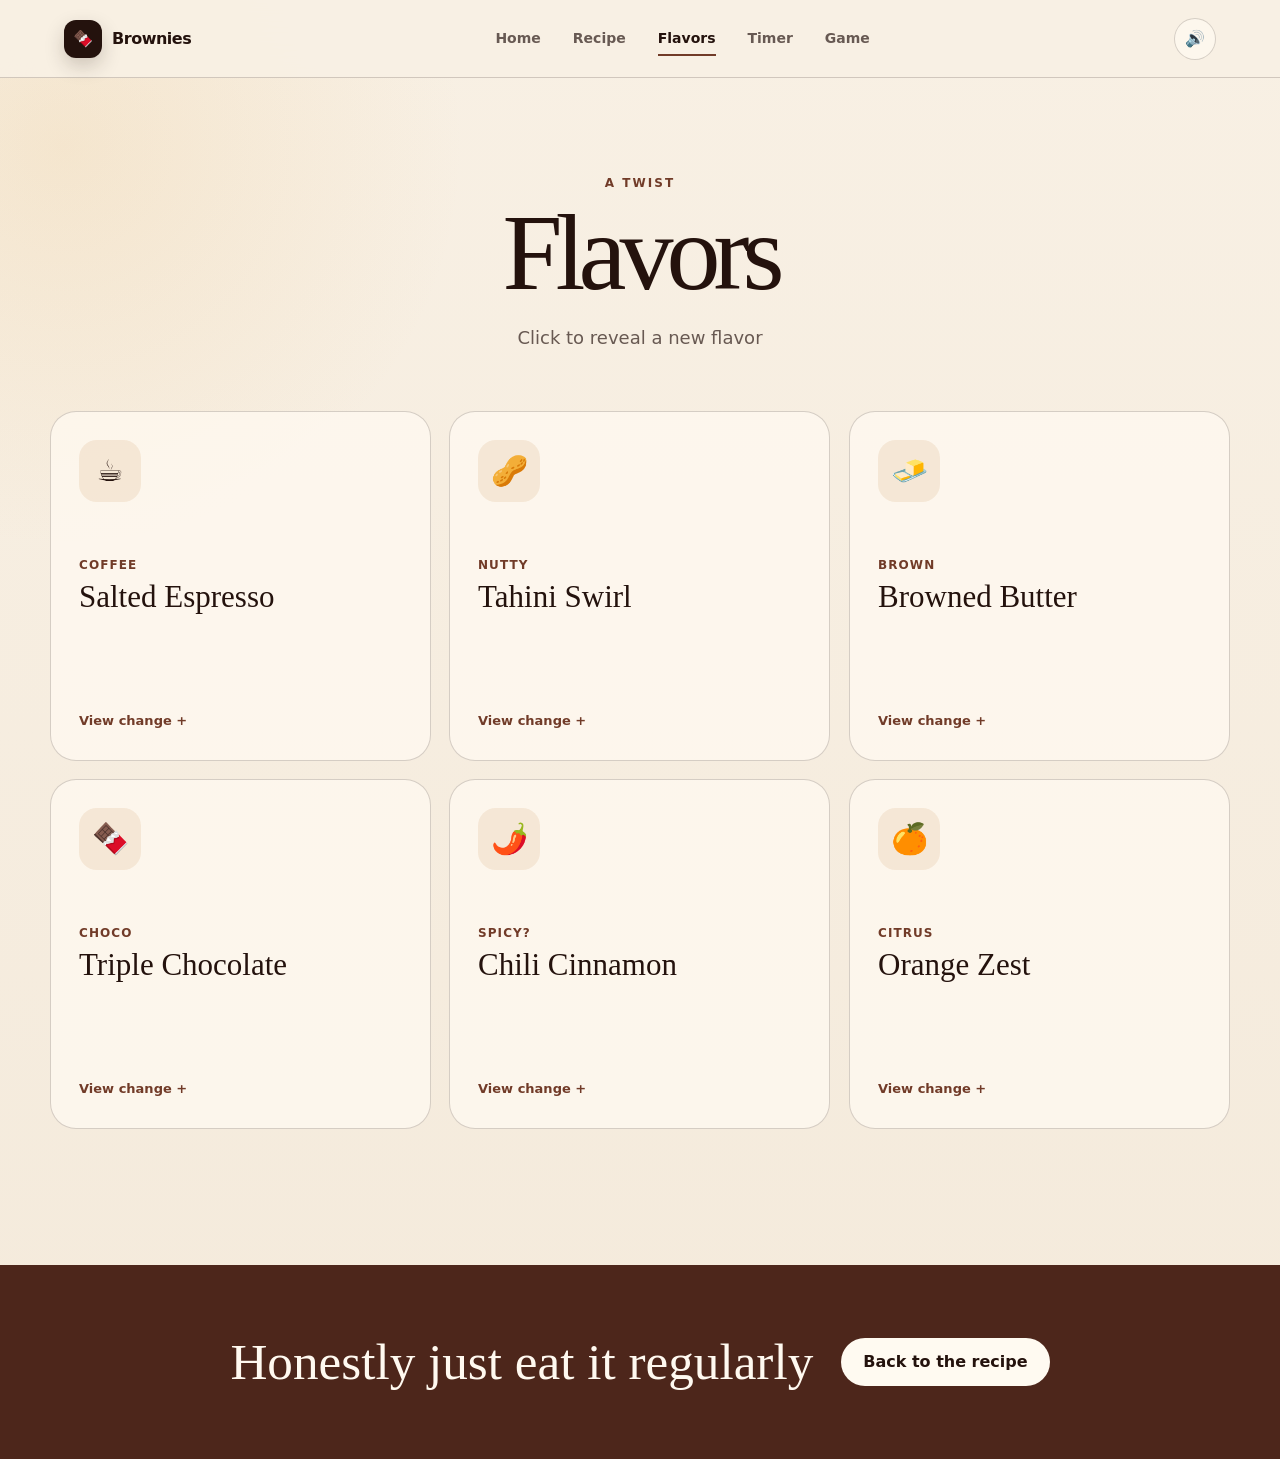
<file: flavors.html>
<!DOCTYPE html>
<html lang="en">
<head>
    <meta charset="UTF-8">
    <meta name="viewport" content="width=device-width,initial-scale=1.0">
    <meta name="description" content="Flavors">
    <title>Brownie Flavors | Brownies</title>
    <link rel="icon" href="favicon.svg" type="image/svg+xml">
    <link rel="icon" href="favicon-32.png" type="image/png" sizes="32x32">
    <link rel="shortcut icon" href="favicon.ico">
    <link rel="apple-touch-icon" href="apple-touch-icon.png">
    <meta name="theme-color" content="#24120d">
    <link rel="stylesheet" href="styles.css">
    <script src="script.js" defer></script>
</head>
<body>

<header class="site-header">
    <a class="brand" href="index.html" aria-label="Brownie Club home">
        <span class="brand-mark">🍫</span>
        <span>Brownies</span>
    </a>
    <button class="menu-button" type="button" aria-label="Open navigation" aria-expanded="false">Menu</button>
    <nav class="site-nav" aria-label="Main navigation">
        <a href="index.html">Home</a>
        <a href="recipe.html">Recipe</a>
        <a href="flavors.html">Flavors</a>
        <a href="timer.html">Timer</a>
        <a href="game.html">Game</a>
    </nav>
    <button class="sound-button" type="button" aria-label="Toggle sounds" title="Toggle sounds">🔊</button>
</header>

<main class="page-main">
    <section class="page-intro section-shell reveal">
        <p class="eyebrow">A twist</p>
        <h1>Flavors</h1>
        <p>Click to reveal a new flavor</p>
    </section>

    <section class="flavor-grid section-shell">
        <button class="flavor-card reveal" type="button" aria-expanded="false">
            <span class="flavor-icon">☕</span>
            <span class="flavor-meta">Coffee</span>
            <strong>Salted Espresso</strong>
            <span class="flavor-detail">Add 1 teaspoon instant espresso with the cocoa, then finish with flaky salt.</span>
            <span class="flavor-action">View change +</span>
        </button>
        <button class="flavor-card reveal" type="button" aria-expanded="false">
            <span class="flavor-icon">🥜</span>
            <span class="flavor-meta">Nutty</span>
            <strong>Tahini Swirl</strong>
            <span class="flavor-detail">Dollop 3 tablespoons tahini on top and drag a knife through the batter twice.</span>
            <span class="flavor-action">View change +</span>
        </button>
        <button class="flavor-card reveal" type="button" aria-expanded="false">
            <span class="flavor-icon">🧈</span>
            <span class="flavor-meta">Brown</span>
            <strong>Browned Butter</strong>
            <span class="flavor-detail">Brown the butter until it smells nutty, then let it cool for 5 minutes before mixing.</span>
            <span class="flavor-action">View change +</span>
        </button>
        <button class="flavor-card reveal" type="button" aria-expanded="false">
            <span class="flavor-icon">🍫</span>
            <span class="flavor-meta">Choco</span>
            <strong>Triple Chocolate</strong>
            <span class="flavor-detail">Fold in 1/2 cup each of dark and white chocolate chunks before baking.</span>
            <span class="flavor-action">View change +</span>
        </button>
        <button class="flavor-card reveal" type="button" aria-expanded="false">
            <span class="flavor-icon">🌶️</span>
            <span class="flavor-meta">Spicy?</span>
            <strong>Chili Cinnamon</strong>
            <span class="flavor-detail">Add 1/2 teaspoon cinnamon and a small pinch of cayenne with the dry ingredients.</span>
            <span class="flavor-action">View change +</span>
        </button>
        <button class="flavor-card reveal" type="button" aria-expanded="false">
            <span class="flavor-icon">🍊</span>
            <span class="flavor-meta">Citrus</span>
            <strong>Orange Zest</strong>
            <span class="flavor-detail">Rub the zest of one orange into the sugar before adding the melted butter.</span>
            <span class="flavor-action">View change +</span>
        </button>
    </section>

    <section class="closing-banner">
        <p>Honestly just eat it regularly</p>
        <a class="button button-light" href="recipe.html">Back to the recipe</a>
    </section>
</main>

</body>
</html>
</file>
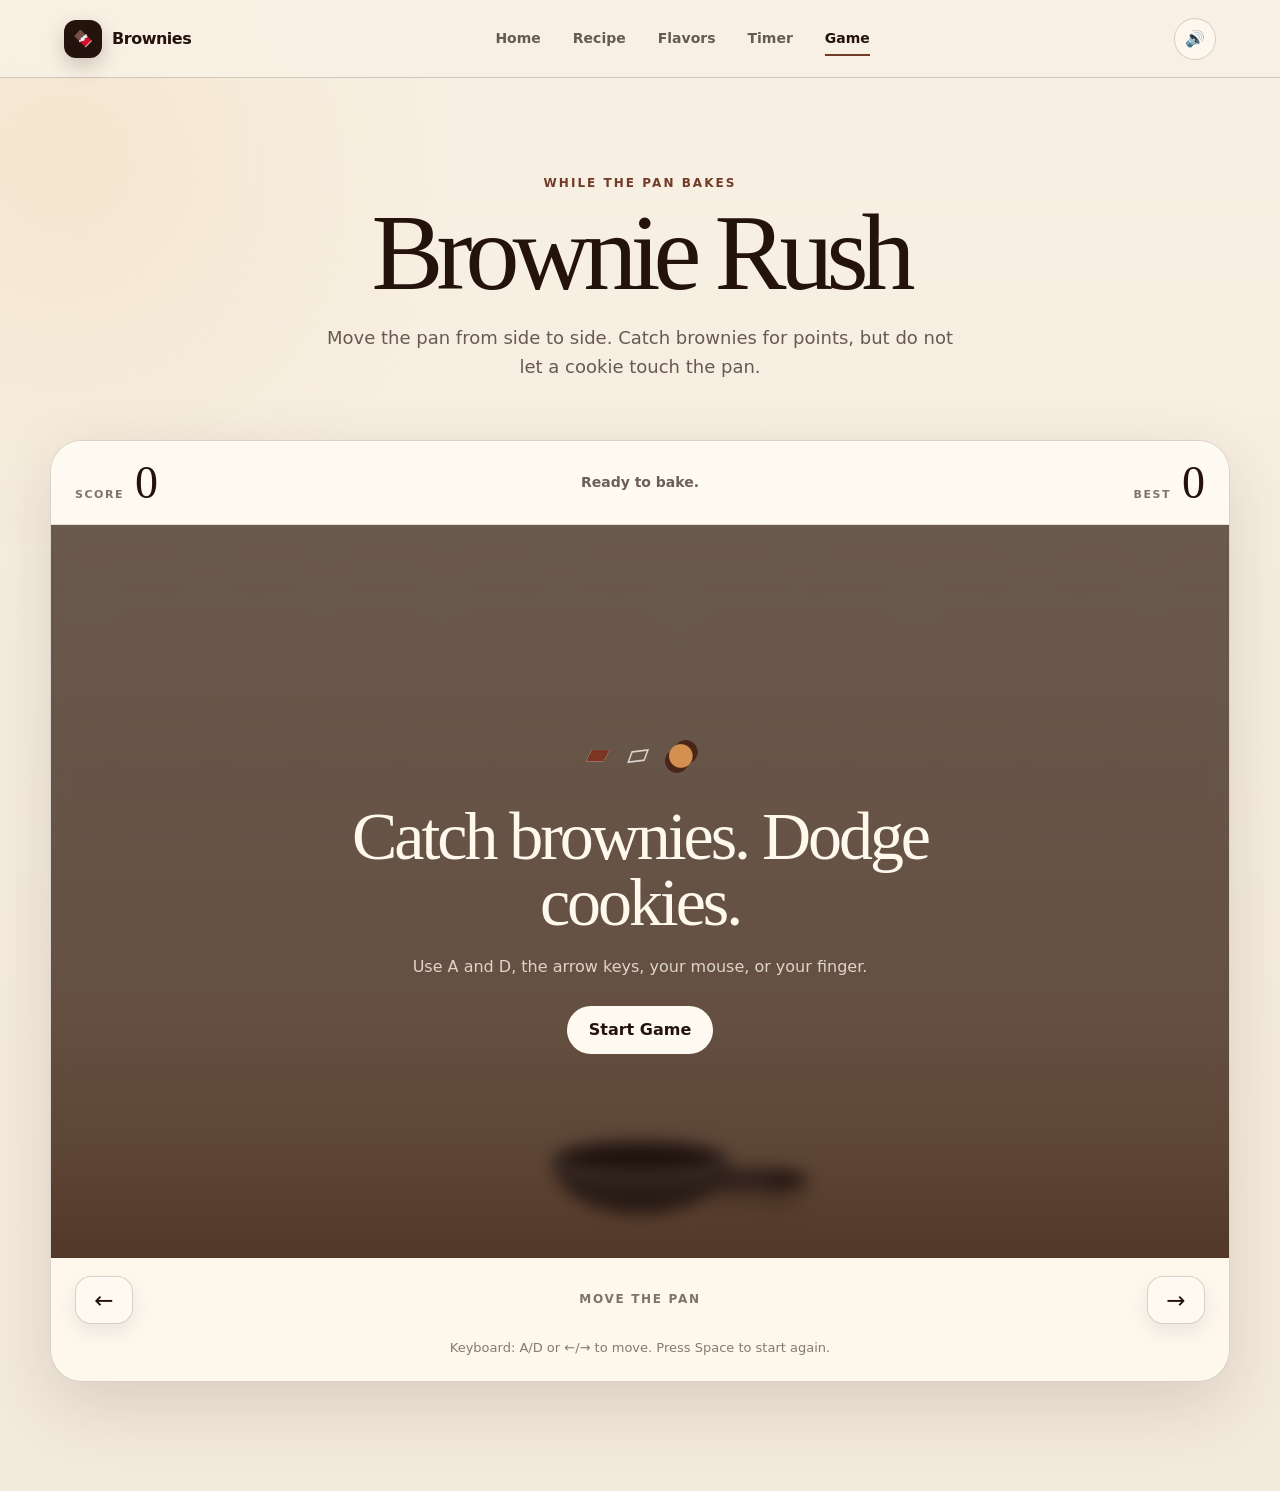
<file: game.html>
<!DOCTYPE html>
<html lang="en">
<head>
    <meta charset="UTF-8">
    <meta name="viewport" content="width=device-width,initial-scale=1.0">
    <meta name="description" content="Brownie Rush">
    <title>Brownie Rush | Brownies</title>
    <link rel="icon" href="favicon.svg" type="image/svg+xml">
    <link rel="icon" href="favicon-32.png" type="image/png" sizes="32x32">
    <link rel="shortcut icon" href="favicon.ico">
    <link rel="apple-touch-icon" href="apple-touch-icon.png">
    <meta name="theme-color" content="#24120d">
    <link rel="stylesheet" href="styles.css">
    <script src="script.js" defer></script>
</head>
<body>
<header class="site-header">
    <a class="brand" href="index.html" aria-label="Brownie Club home">
        <span class="brand-mark">🍫</span>
        <span>Brownies</span>
    </a>
    <button class="menu-button" type="button" aria-label="Open navigation" aria-expanded="false">Menu</button>
    <nav class="site-nav" aria-label="Main navigation">
        <a href="index.html">Home</a>
        <a href="recipe.html">Recipe</a>
        <a href="flavors.html">Flavors</a>
        <a href="timer.html">Timer</a>
        <a href="game.html">Game</a>
    </nav>
    <button class="sound-button" type="button" aria-label="Toggle sounds" title="Toggle sounds">🔊</button>
</header>
<main class="page-main game-page">
    <section class="page-intro section-shell reveal">
        <p class="eyebrow">While the pan bakes</p>
        <h1>Brownie Rush</h1>
        <p>Move the pan from side to side. Catch brownies for points, but do not let a cookie touch the pan.</p>
    </section>
    <section class="fall-game section-shell reveal">
        <div class="fall-game-topbar">
            <div class="game-stat">
                <span>Score</span>
                <strong id="gameScore">0</strong>
            </div>
            <p id="gameStatus" class="game-status" aria-live="polite">Ready to bake.</p>
            <div class="game-stat game-stat-right">
                <span>Best</span>
                <strong id="gameBest">0</strong>
            </div>
        </div>
        <div class="fall-canvas-wrap">
            <canvas id="panGameCanvas" width="900" height="560" aria-label="A game where a pan catches brownies and dodges cookies"></canvas>
            <div id="gameOverlay" class="fall-game-overlay">
                <div class="game-symbol-row" aria-hidden="true">
                    <span class="mini-brownie">▰</span>
                    <span class="mini-pan">▱</span>
                    <span class="mini-cookie">●</span>
                </div>
                <strong id="gameMessage">Catch brownies. Dodge cookies.</strong>
                <p>Use A and D, the arrow keys, your mouse, or your finger.</p>
                <button id="gameStart" class="button button-light" type="button">Start Game</button>
            </div>
        </div>
        <div class="game-touch-controls" aria-label="Game movement controls">
            <button id="gameLeft" type="button" aria-label="Move pan left">←</button>
            <span>Move the pan</span>
            <button id="gameRight" type="button" aria-label="Move pan right">→</button>
        </div>
        <p class="keyboard-note">Keyboard: A/D or ←/→ to move. Press Space to start again.</p>
    </section>
</main>

</body>
</html>
</file>
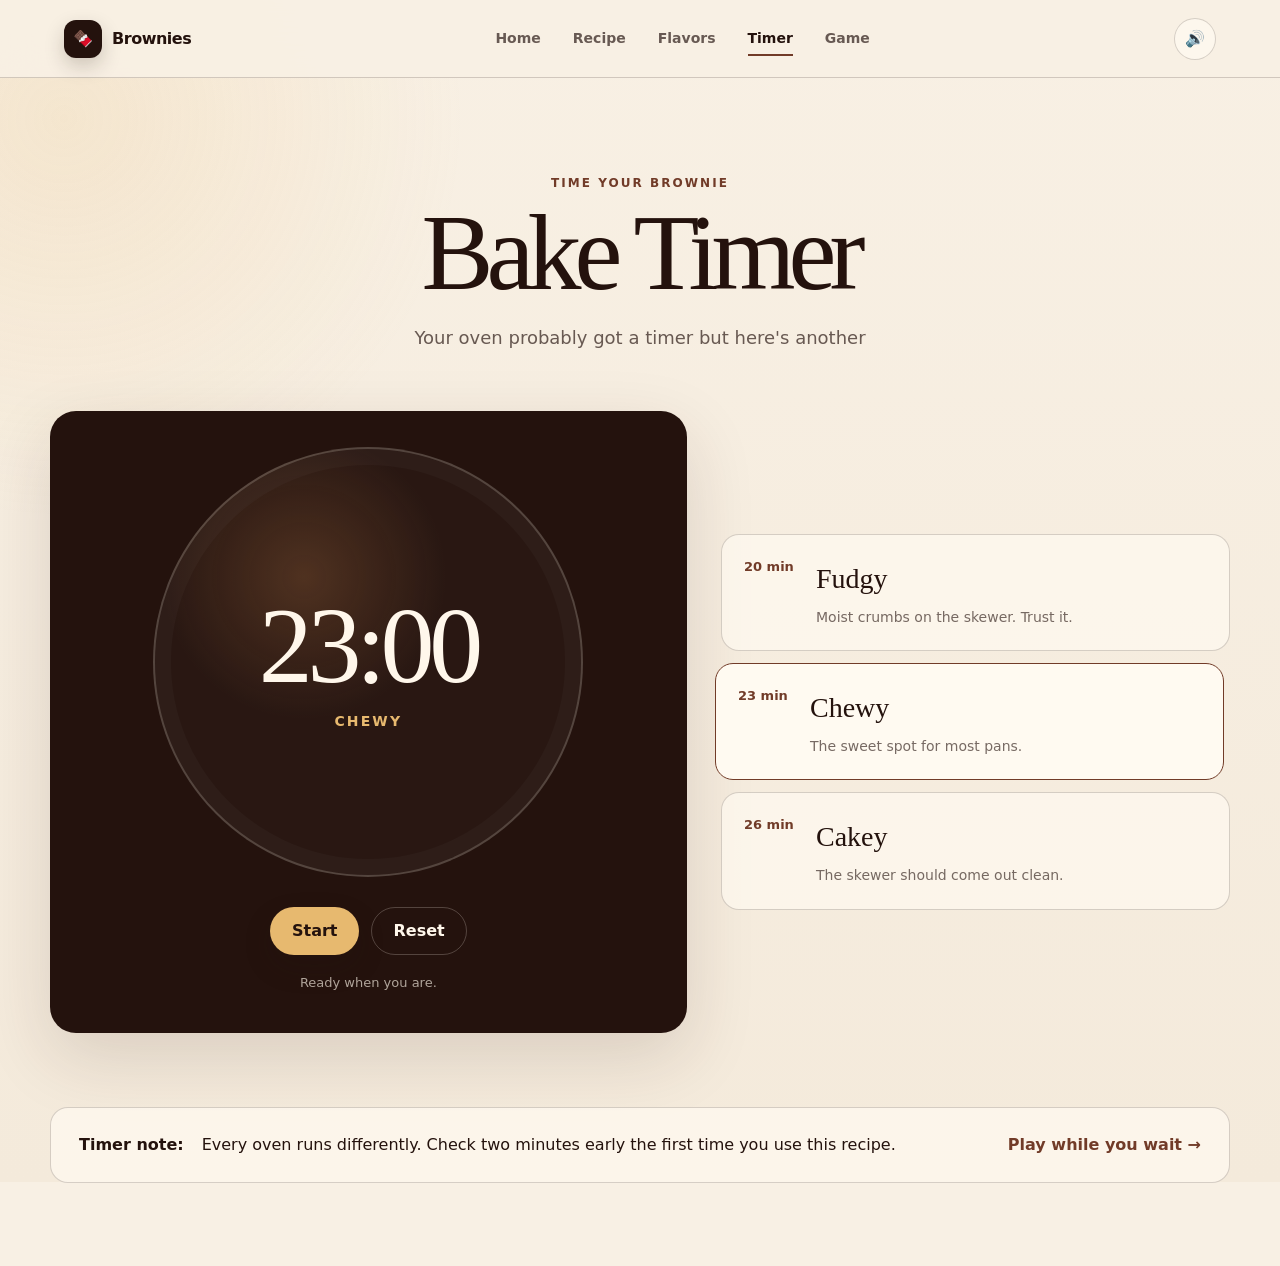
<file: timer.html>
<!DOCTYPE html>
<html lang="en">
<head>
    <meta charset="UTF-8">
    <meta name="viewport" content="width=device-width,initial-scale=1.0">
    <meta name="description" content="Timer">
    <title>Bake Timer | Brownies</title>
    <link rel="icon" href="favicon.svg" type="image/svg+xml">
    <link rel="icon" href="favicon-32.png" type="image/png" sizes="32x32">
    <link rel="shortcut icon" href="favicon.ico">
    <link rel="apple-touch-icon" href="apple-touch-icon.png">
    <meta name="theme-color" content="#24120d">
    <link rel="stylesheet" href="styles.css">
    <script src="script.js" defer></script>
</head>
<body>

<header class="site-header">
    <a class="brand" href="index.html" aria-label="Brownie Club home">
        <span class="brand-mark">🍫</span>
        <span>Brownies</span>
    </a>
    <button class="menu-button" type="button" aria-label="Open navigation" aria-expanded="false">Menu</button>
    <nav class="site-nav" aria-label="Main navigation">
        <a href="index.html">Home</a>
        <a href="recipe.html">Recipe</a>
        <a href="flavors.html">Flavors</a>
        <a href="timer.html">Timer</a>
        <a href="game.html">Game</a>
    </nav>
    <button class="sound-button" type="button" aria-label="Toggle sounds" title="Toggle sounds">🔊</button>
</header>

<main class="page-main">
    <section class="page-intro section-shell reveal">
        <p class="eyebrow">Time your brownie</p>
        <h1>Bake Timer</h1>
        <p>Your oven probably got a timer but here's another</p>
    </section>

    <section class="timer-layout section-shell">
        <div class="timer-face reveal">
            <div class="timer-ring">
                <div>
                    <span id="timerDisplay">23:00</span>
                    <strong id="timerTexture">Chewy</strong>
                </div>
            </div>
            <div class="timer-buttons">
                <button id="timerStart" class="button button-primary" type="button">Start</button>
                <button id="timerReset" class="button button-secondary" type="button">Reset</button>
            </div>
            <p id="timerStatus" class="timer-status" aria-live="polite">Ready when you are.</p>
        </div>

        <div class="timer-options reveal">
            <button class="timer-option" type="button" data-seconds="1200" data-texture="Fudgy">
                <span>20 min</span>
                <strong>Fudgy</strong>
                <p>Moist crumbs on the skewer. Trust it.</p>
            </button>
            <button class="timer-option active" type="button" data-seconds="1380" data-texture="Chewy">
                <span>23 min</span>
                <strong>Chewy</strong>
                <p>The sweet spot for most pans.</p>
            </button>
            <button class="timer-option" type="button" data-seconds="1560" data-texture="Cakey">
                <span>26 min</span>
                <strong>Cakey</strong>
                <p>The skewer should come out clean.</p>
            </button>
        </div>
    </section>

    <section class="tip-strip section-shell reveal">
        <strong>Timer note:</strong>
        <span>Every oven runs differently. Check two minutes early the first time you use this recipe.</span>
        <a href="game.html">Play while you wait →</a>
    </section>
</main>

</body>
</html>
</file>
<file: styles.css>
:root {
    --cream: #f4eadb;
    --paper: #fffaf1;
    --ink: #24120d;
    --brown: #4d261b;
    --brown-2: #713b28;
    --caramel: #c8844b;
    --gold: #e7b96f;
    --line: rgba(36, 18, 13, 0.18);
    --shadow: 0 24px 70px rgba(55, 27, 18, 0.14);
    --radius: 26px;
}

* {
    box-sizing: border-box;
}

html {
    min-height: 100%;
    background: #f8f0e4;
    scroll-behavior: auto;
    scroll-padding-top: 96px;
    scrollbar-color: rgba(77, 38, 27, 0.5) transparent;
    scrollbar-width: thin;
}

body {
    min-height: 100vh;
    margin: 0;
    color: var(--ink);
    background:
        radial-gradient(circle at 5% 10%, rgba(231, 185, 111, 0.18), transparent 25rem),
        linear-gradient(180deg, #f8f0e4 0%, var(--cream) 100%);
    font-family: Inter, ui-sans-serif, system-ui, -apple-system, BlinkMacSystemFont, "Segoe UI", sans-serif;
    line-height: 1.6;
    overflow-x: hidden;
    overscroll-behavior-y: auto;
}

body::before {
    position: fixed;
    inset: 0;
    z-index: -1;
    content: "";
    opacity: 0.32;
    pointer-events: none;
    background-image: url("data:image/svg+xml,%3Csvg viewBox='0 0 180 180' xmlns='http://www.w3.org/2000/svg'%3E%3Cfilter id='n'%3E%3CfeTurbulence type='fractalNoise' baseFrequency='.8' numOctaves='3' stitchTiles='stitch'/%3E%3C/filter%3E%3Crect width='100%25' height='100%25' filter='url(%23n)' opacity='.08'/%3E%3C/svg%3E");
}

img {
    display: block;
    max-width: 100%;
}

a {
    color: inherit;
}

button,
a {
    -webkit-tap-highlight-color: transparent;
}

button {
    font: inherit;
}

.site-header {
    position: sticky;
    top: 0;
    z-index: 50;
    display: grid;
    grid-template-columns: auto 1fr auto;
    align-items: center;
    gap: 28px;
    min-height: 78px;
    padding: 0 5vw;
    border-bottom: 1px solid var(--line);
    background: rgba(248, 240, 228, 0.92);
    backdrop-filter: blur(18px);
    -webkit-backdrop-filter: blur(18px);
}

.brand {
    display: inline-flex;
    align-items: center;
    gap: 10px;
    color: var(--ink);
    font-weight: 800;
    letter-spacing: -0.03em;
    text-decoration: none;
}

.brand-mark {
    display: grid;
    width: 38px;
    height: 38px;
    place-items: center;
    border-radius: 12px;
    background: var(--ink);
    box-shadow: 0 8px 20px rgba(36, 18, 13, 0.2);
}

.site-nav {
    display: flex;
    justify-content: center;
    gap: 8px;
}

.site-nav a {
    position: relative;
    padding: 9px 12px;
    color: rgba(36, 18, 13, 0.68);
    font-size: 14px;
    font-weight: 700;
    text-decoration: none;
    transition: color 0.2s ease;
}

.site-nav a::after {
    position: absolute;
    right: 12px;
    bottom: 3px;
    left: 12px;
    height: 2px;
    content: "";
    background: var(--brown-2);
    transform: scaleX(0);
    transform-origin: center;
    transition: transform 0.2s ease;
}

.site-nav a:hover,
.site-nav a.active {
    color: var(--ink);
}

.site-nav a:hover::after,
.site-nav a.active::after {
    transform: scaleX(1);
}

.sound-button,
.menu-button {
    border: 1px solid var(--line);
    color: var(--ink);
    background: rgba(255, 250, 241, 0.74);
    cursor: pointer;
}

.sound-button {
    width: 42px;
    height: 42px;
    border-radius: 50%;
}

.menu-button {
    display: none;
    padding: 8px 12px;
    border-radius: 999px;
    font-size: 13px;
    font-weight: 800;
}

.section-shell {
    width: min(1180px, calc(100% - 40px));
    margin: 0 auto;
}

.eyebrow {
    margin: 0 0 14px;
    color: var(--brown-2);
    font-size: 12px;
    font-weight: 900;
    letter-spacing: 0.17em;
    text-transform: uppercase;
}

.hero h1,
.page-intro h1,
.about-copy h1 {
    margin: 0;
    font-family: Georgia, "Times New Roman", serif;
    font-size: clamp(58px, 8vw, 112px);
    font-weight: 500;
    letter-spacing: -0.065em;
    line-height: 0.86;
}

.hero h1 em {
    color: var(--brown-2);
    font-weight: 400;
}

.button-row {
    display: flex;
    flex-wrap: wrap;
    gap: 12px;
    margin-top: 32px;
}

.button {
    display: inline-flex;
    min-height: 48px;
    align-items: center;
    justify-content: center;
    padding: 0 21px;
    border: 1px solid transparent;
    border-radius: 999px;
    font-weight: 800;
    text-decoration: none;
    cursor: pointer;
    transition: transform 0.2s ease, box-shadow 0.2s ease, background 0.2s ease;
}

.button:hover {
    transform: translateY(-2px);
}

.button-primary {
    color: #fff8ed;
    background: var(--ink);
    box-shadow: 0 12px 28px rgba(36, 18, 13, 0.2);
}

.button-primary:hover {
    background: var(--brown);
    box-shadow: 0 16px 32px rgba(36, 18, 13, 0.25);
}

.button-secondary {
    border-color: var(--line);
    color: var(--ink);
    background: rgba(255, 250, 241, 0.72);
}

.button-light {
    color: var(--ink);
    background: var(--paper);
}

.hero {
    display: grid;
    grid-template-columns: 1.05fr 0.95fr;
    align-items: center;
    gap: clamp(40px, 7vw, 100px);
    min-height: calc(100vh - 78px);
    padding-top: 72px;
    padding-bottom: 88px;
}

.hero-text {
    max-width: 650px;
    margin: 30px 0 0;
    color: rgba(36, 18, 13, 0.72);
    font-size: clamp(17px, 2vw, 21px);
}

.hero-photo {
    position: relative;
    transform: rotate(2deg);
}

.hero-photo::before {
    position: absolute;
    inset: 22px -18px -22px 18px;
    z-index: -1;
    border: 1px solid rgba(36, 18, 13, 0.28);
    border-radius: var(--radius);
    content: "";
}

.hero-photo img {
    width: 100%;
    aspect-ratio: 4 / 5;
    border-radius: var(--radius);
    object-fit: cover;
    box-shadow: var(--shadow);
}

.photo-note {
    position: absolute;
    right: -24px;
    bottom: 42px;
    padding: 14px 18px;
    border: 1px solid var(--line);
    border-radius: 14px;
    background: var(--paper);
    box-shadow: 0 12px 30px rgba(36, 18, 13, 0.16);
    font-family: Georgia, "Times New Roman", serif;
    font-size: 17px;
    transform: rotate(-5deg);
}

.texture-section,
.split-section,
.timeline-section {
    padding-top: 96px;
    padding-bottom: 96px;
}

.section-heading {
    max-width: 760px;
    margin-bottom: 38px;
}

.section-heading h2,
.history-card h2,
.paper-card h2 {
    margin: 0;
    font-family: Georgia, "Times New Roman", serif;
    font-size: clamp(40px, 6vw, 72px);
    font-weight: 500;
    letter-spacing: -0.05em;
    line-height: 0.98;
}

.texture-grid {
    display: grid;
    grid-template-columns: repeat(3, 1fr);
    gap: 18px;
}

.texture-card {
    min-height: 310px;
    padding: 30px;
    border: 1px solid var(--line);
    border-radius: var(--radius);
    background: rgba(255, 250, 241, 0.64);
    transition: transform 0.25s ease, background 0.25s ease, box-shadow 0.25s ease;
}

.texture-card:hover {
    background: var(--paper);
    box-shadow: 0 18px 50px rgba(36, 18, 13, 0.1);
    transform: translateY(-8px);
}

.texture-card:nth-child(2) {
    margin-top: 34px;
}

.texture-card:nth-child(3) {
    margin-top: 68px;
}

.card-number {
    display: block;
    margin-bottom: 72px;
    color: var(--caramel);
    font-size: 13px;
    font-weight: 900;
}

.texture-card h3 {
    margin: 0 0 12px;
    font-family: Georgia, "Times New Roman", serif;
    font-size: 38px;
    font-weight: 500;
}

.texture-card p {
    margin: 0;
    color: rgba(36, 18, 13, 0.68);
}

.split-section {
    display: grid;
    grid-template-columns: 1.1fr 0.9fr;
    gap: 22px;
}

.history-card,
.rules-card {
    padding: clamp(30px, 5vw, 64px);
    border-radius: var(--radius);
}

.history-card {
    color: #fff7eb;
    background: var(--ink);
    box-shadow: var(--shadow);
}

.history-card .eyebrow {
    color: var(--gold);
}

.history-card p:not(.eyebrow) {
    max-width: 650px;
    color: rgba(255, 247, 235, 0.72);
}

.text-link {
    display: inline-block;
    margin-top: 14px;
    color: var(--gold);
    font-weight: 800;
    text-decoration: none;
}

.rules-card {
    border: 1px solid var(--line);
    background: rgba(255, 250, 241, 0.7);
}

.rule-list {
    margin: 0;
    padding: 0;
    list-style: none;
}

.rule-list li {
    display: grid;
    grid-template-columns: 42px 1fr;
    gap: 14px;
    padding: 20px 0;
    border-bottom: 1px solid var(--line);
    font-family: Georgia, "Times New Roman", serif;
    font-size: 21px;
    line-height: 1.3;
}

.rule-list li:last-child {
    border-bottom: 0;
}

.rule-list span {
    color: var(--caramel);
    font-family: Inter, ui-sans-serif, system-ui, sans-serif;
    font-size: 12px;
    font-weight: 900;
}

.closing-banner {
    display: flex;
    align-items: center;
    justify-content: center;
    gap: 28px;
    margin-top: 52px;
    padding: 56px 20px;
    color: #fff9f0;
    background: var(--brown);
}

.closing-banner p {
    margin: 0;
    font-family: Georgia, "Times New Roman", serif;
    font-size: clamp(28px, 4vw, 52px);
}

.site-footer {
    display: flex;
    align-items: center;
    justify-content: space-between;
    gap: 20px;
    min-height: 110px;
    padding: 30px 5vw;
    border-top: 1px solid var(--line);
    color: rgba(36, 18, 13, 0.66);
    font-size: 14px;
}

.page-main {
    min-height: calc(100vh - 188px);
}

.page-intro {
    max-width: 900px;
    padding-top: 96px;
    padding-bottom: 58px;
    text-align: center;
}

.page-intro h1 {
    font-size: clamp(60px, 9vw, 108px);
}

.page-intro > p:last-child {
    max-width: 650px;
    margin: 24px auto 0;
    color: rgba(36, 18, 13, 0.68);
    font-size: 18px;
}

.recipe-top {
    display: grid;
    grid-template-columns: 1.15fr 0.85fr;
    gap: 22px;
    align-items: stretch;
}

.recipe-photo img {
    width: 100%;
    height: 100%;
    min-height: 440px;
    border-radius: var(--radius);
    object-fit: cover;
    box-shadow: var(--shadow);
}

.scale-panel {
    display: flex;
    flex-direction: column;
    justify-content: center;
    padding: clamp(28px, 5vw, 56px);
    border: 1px solid var(--line);
    border-radius: var(--radius);
    background: rgba(255, 250, 241, 0.78);
}

.scale-controls {
    display: flex;
    align-items: center;
    justify-content: space-between;
    gap: 22px;
    margin: 18px 0 28px;
}

.circle-button {
    flex: 0 0 auto;
    width: 52px;
    height: 52px;
    border: 0;
    border-radius: 50%;
    color: #fff7eb;
    background: var(--ink);
    font-size: 20px;
    cursor: pointer;
    transition: transform 0.2s ease, opacity 0.2s ease;
}

.circle-button:hover:not(:disabled) {
    transform: scale(1.08);
}

.circle-button:disabled {
    opacity: 0.3;
    cursor: not-allowed;
}

.scale-value {
    display: flex;
    flex-direction: column;
    text-align: center;
}

.scale-value strong {
    font-family: Georgia, "Times New Roman", serif;
    font-size: clamp(28px, 4vw, 46px);
    font-weight: 500;
}

.scale-value > span {
    color: rgba(36, 18, 13, 0.58);
    font-weight: 700;
}

.tray-callout {
    display: flex;
    flex-direction: column;
    gap: 4px;
    padding: 18px 20px;
    border-radius: 16px;
    color: #fff7eb;
    background: var(--brown);
}

.tray-callout span {
    color: rgba(255, 247, 235, 0.65);
    font-size: 12px;
    font-weight: 800;
    letter-spacing: 0.08em;
    text-transform: uppercase;
}

.small-note {
    margin: 15px 0 0;
    color: rgba(36, 18, 13, 0.55);
    font-size: 13px;
    text-align: center;
}

.recipe-grid {
    display: grid;
    grid-template-columns: 0.9fr 1.1fr;
    gap: 22px;
    padding-top: 24px;
    padding-bottom: 76px;
}

.paper-card {
    padding: clamp(26px, 4vw, 46px);
    border: 1px solid var(--line);
    border-radius: var(--radius);
    background: var(--paper);
    box-shadow: 0 18px 50px rgba(36, 18, 13, 0.08);
}

.paper-card h2 {
    margin-bottom: 28px;
    font-size: clamp(38px, 5vw, 58px);
}

.card-title-row {
    display: flex;
    align-items: center;
    justify-content: space-between;
    gap: 20px;
}

.card-title-row > span {
    color: var(--brown-2);
    font-size: 13px;
    font-weight: 800;
}

.table-wrap {
    overflow-x: auto;
}

.ingredient-table {
    width: 100%;
    border-collapse: collapse;
}

.ingredient-table th,
.ingredient-table td {
    padding: 15px 4px;
    border-bottom: 1px solid var(--line);
    text-align: left;
}

.ingredient-table th {
    color: rgba(36, 18, 13, 0.5);
    font-size: 11px;
    letter-spacing: 0.12em;
    text-transform: uppercase;
}

.ingredient-table th:last-child,
.ingredient-table td:last-child {
    text-align: right;
}

.ingredient-table td:last-child {
    color: var(--brown-2);
    font-weight: 800;
}

.instruction-list {
    display: grid;
    gap: 22px;
    margin: 0;
    padding: 0;
    list-style: none;
}

.instruction-list li {
    display: grid;
    grid-template-columns: 42px 1fr;
    gap: 16px;
}

.instruction-list li > span {
    display: grid;
    width: 38px;
    height: 38px;
    place-items: center;
    border-radius: 50%;
    color: #fff7eb;
    background: var(--ink);
    font-size: 13px;
    font-weight: 900;
}

.instruction-list p {
    margin: 5px 0 0;
}

.tip-strip {
    display: grid;
    grid-template-columns: auto 1fr auto;
    align-items: center;
    gap: 18px;
    margin-bottom: 84px;
    padding: 24px 28px;
    border: 1px solid var(--line);
    border-radius: 18px;
    background: rgba(255, 250, 241, 0.7);
}

.tip-strip a {
    color: var(--brown-2);
    font-weight: 900;
    text-decoration: none;
}

.flavor-grid {
    display: grid;
    grid-template-columns: repeat(3, 1fr);
    gap: 18px;
    padding-bottom: 84px;
}

.flavor-card {
    display: flex;
    min-height: 350px;
    flex-direction: column;
    align-items: flex-start;
    padding: 28px;
    border: 1px solid var(--line);
    border-radius: var(--radius);
    color: var(--ink);
    background: rgba(255, 250, 241, 0.72);
    text-align: left;
    cursor: pointer;
    transition: transform 0.25s ease, background 0.25s ease, box-shadow 0.25s ease;
}

.flavor-card:hover,
.flavor-card.open {
    background: var(--paper);
    box-shadow: 0 20px 54px rgba(36, 18, 13, 0.12);
    transform: translateY(-6px);
}

.flavor-icon {
    display: grid;
    width: 62px;
    height: 62px;
    margin-bottom: 54px;
    place-items: center;
    border-radius: 18px;
    background: rgba(200, 132, 75, 0.14);
    font-size: 30px;
}

.flavor-meta {
    color: var(--brown-2);
    font-size: 12px;
    font-weight: 900;
    letter-spacing: 0.09em;
    text-transform: uppercase;
}

.flavor-card strong {
    margin-top: 6px;
    font-family: Georgia, "Times New Roman", serif;
    font-size: 31px;
    font-weight: 500;
    line-height: 1.05;
}

.flavor-detail {
    overflow: hidden;
    max-height: 0;
    margin-top: 0;
    color: rgba(36, 18, 13, 0.66);
    opacity: 0;
    transition: max-height 0.35s ease, margin 0.35s ease, opacity 0.35s ease;
}

.flavor-card.open .flavor-detail {
    max-height: 120px;
    margin-top: 18px;
    opacity: 1;
}

.flavor-action {
    margin-top: auto;
    padding-top: 22px;
    color: var(--brown-2);
    font-size: 13px;
    font-weight: 900;
}

.timer-layout {
    display: grid;
    grid-template-columns: 1fr 0.8fr;
    gap: 34px;
    align-items: center;
    padding-bottom: 74px;
}

.timer-face {
    padding: 36px;
    border-radius: var(--radius);
    color: #fff7eb;
    background: var(--ink);
    box-shadow: var(--shadow);
    text-align: center;
}

.timer-ring {
    display: grid;
    width: min(430px, 100%);
    aspect-ratio: 1;
    margin: 0 auto;
    place-items: center;
    border: 2px solid rgba(255, 247, 235, 0.2);
    border-radius: 50%;
    background:
        radial-gradient(circle at 35% 30%, rgba(200, 132, 75, 0.24), transparent 35%),
        rgba(255, 255, 255, 0.025);
    box-shadow: inset 0 0 0 16px rgba(255, 255, 255, 0.025);
}

.timer-ring > div {
    display: flex;
    flex-direction: column;
}

#timerDisplay {
    font-family: Georgia, "Times New Roman", serif;
    font-size: clamp(62px, 10vw, 108px);
    letter-spacing: -0.05em;
    line-height: 1;
}

#timerTexture {
    margin-top: 10px;
    color: var(--gold);
    font-size: 14px;
    letter-spacing: 0.15em;
    text-transform: uppercase;
}

.timer-buttons {
    display: flex;
    justify-content: center;
    gap: 12px;
    margin-top: 30px;
}

.timer-face .button-primary {
    color: var(--ink);
    background: var(--gold);
}

.timer-face .button-secondary {
    border-color: rgba(255, 247, 235, 0.22);
    color: #fff7eb;
    background: transparent;
}

.timer-status {
    min-height: 24px;
    margin: 18px 0 0;
    color: rgba(255, 247, 235, 0.64);
    font-size: 13px;
}

.timer-options {
    display: grid;
    gap: 12px;
}

.timer-option {
    display: grid;
    grid-template-columns: 72px 1fr;
    padding: 22px;
    border: 1px solid var(--line);
    border-radius: 18px;
    color: var(--ink);
    background: rgba(255, 250, 241, 0.65);
    text-align: left;
    cursor: pointer;
    transition: transform 0.2s ease, background 0.2s ease, border 0.2s ease;
}

.timer-option:hover,
.timer-option.active {
    border-color: var(--brown-2);
    background: var(--paper);
    transform: translateX(-6px);
}

.timer-option > span {
    grid-row: 1 / span 2;
    color: var(--brown-2);
    font-size: 13px;
    font-weight: 900;
}

.timer-option strong {
    font-family: Georgia, "Times New Roman", serif;
    font-size: 28px;
    font-weight: 500;
}

.timer-option p {
    margin: 4px 0 0;
    color: rgba(36, 18, 13, 0.62);
    font-size: 14px;
}

.about-hero {
    display: grid;
    grid-template-columns: 1.05fr 0.75fr;
    gap: clamp(34px, 7vw, 90px);
    align-items: center;
    padding-top: 110px;
    padding-bottom: 100px;
}

.about-copy h1 {
    font-size: clamp(56px, 8vw, 100px);
}

.about-copy > p:not(.eyebrow) {
    max-width: 680px;
    color: rgba(36, 18, 13, 0.7);
    font-size: 18px;
}

.about-quote {
    position: relative;
    padding: 50px 42px;
    border-radius: var(--radius);
    color: #fff7eb;
    background: var(--brown);
    box-shadow: var(--shadow);
    transform: rotate(2deg);
}

.about-quote > span {
    display: block;
    height: 58px;
    color: var(--gold);
    font-family: Georgia, "Times New Roman", serif;
    font-size: 96px;
    line-height: 1;
}

.about-quote p {
    margin: 0;
    font-family: Georgia, "Times New Roman", serif;
    font-size: clamp(24px, 3vw, 36px);
    line-height: 1.25;
}

.timeline {
    position: relative;
    max-width: 900px;
    margin: 0 auto;
}

.timeline::before {
    position: absolute;
    top: 0;
    bottom: 0;
    left: 113px;
    width: 1px;
    content: "";
    background: var(--line);
}

.timeline-item {
    position: relative;
    display: grid;
    grid-template-columns: 90px 1fr;
    gap: 46px;
    padding: 0 0 54px;
}

.timeline-item::before {
    position: absolute;
    top: 8px;
    left: 107px;
    width: 13px;
    height: 13px;
    border: 3px solid var(--cream);
    border-radius: 50%;
    content: "";
    background: var(--brown-2);
}

.timeline-item > strong {
    color: var(--brown-2);
    font-family: Georgia, "Times New Roman", serif;
    font-size: 26px;
    text-align: right;
}

.timeline-item h3 {
    margin: 0 0 8px;
    font-family: Georgia, "Times New Roman", serif;
    font-size: 30px;
    font-weight: 500;
}

.timeline-item p {
    margin: 0;
    color: rgba(36, 18, 13, 0.65);
}

.reveal {
    opacity: 0;
    transform: translate3d(0, 18px, 0) scale(0.997);
    filter: blur(3px);
    transition:
        opacity 900ms cubic-bezier(0.16, 1, 0.3, 1),
        transform 1050ms cubic-bezier(0.16, 1, 0.3, 1),
        filter 900ms cubic-bezier(0.16, 1, 0.3, 1);
    transition-delay: var(--reveal-delay, 0ms);
    will-change: opacity, transform, filter;
}

.reveal.visible {
    opacity: 1;
    transform: translate3d(0, 0, 0) scale(1);
    filter: blur(0);
}

main {
    view-transition-name: page-content;
}

::view-transition-old(root),
::view-transition-new(root) {
    animation: none;
    mix-blend-mode: normal;
}

::view-transition-group(page-content) {
    z-index: 1;
    animation-duration: 820ms;
    animation-timing-function: cubic-bezier(0.16, 1, 0.3, 1);
}

::view-transition-old(page-content),
::view-transition-new(page-content) {
    height: 100%;
    mix-blend-mode: normal;
    transform-origin: 50% 18%;
    backface-visibility: hidden;
}

html:not([data-page-direction="back"])::view-transition-old(page-content) {
    animation: page-soft-out-forward 470ms cubic-bezier(0.4, 0, 1, 1) both;
}

html:not([data-page-direction="back"])::view-transition-new(page-content) {
    animation: page-soft-in-forward 820ms cubic-bezier(0.16, 1, 0.3, 1) both;
}

html[data-page-direction="back"]::view-transition-old(page-content) {
    animation: page-soft-out-back 470ms cubic-bezier(0.4, 0, 1, 1) both;
}

html[data-page-direction="back"]::view-transition-new(page-content) {
    animation: page-soft-in-back 820ms cubic-bezier(0.16, 1, 0.3, 1) both;
}

main:not(.page-fallback-in):not(.page-fallback-out) {
    transition:
        opacity 720ms cubic-bezier(0.16, 1, 0.3, 1),
        transform 820ms cubic-bezier(0.16, 1, 0.3, 1),
        filter 720ms cubic-bezier(0.16, 1, 0.3, 1);
}

main.page-fallback-out {
    opacity: 0;
    transform: translate3d(-10px, -3px, 0) scale(0.998);
    filter: blur(2px);
    transition:
        opacity 260ms ease,
        transform 260ms ease,
        filter 260ms ease;
}

main.page-fallback-in {
    opacity: 0;
    transform: translate3d(14px, 7px, 0) scale(1.002);
    filter: blur(3px);
}

@keyframes page-soft-out-forward {
    from {
        opacity: 1;
        transform: translate3d(0, 0, 0) scale(1);
        filter: blur(0);
    }

    to {
        opacity: 0;
        transform: translate3d(-12px, -4px, 0) scale(0.998);
        filter: blur(2.5px);
    }
}

@keyframes page-soft-in-forward {
    from {
        opacity: 0;
        transform: translate3d(18px, 8px, 0) scale(1.002);
        filter: blur(4px);
    }

    42% {
        opacity: 0.78;
        filter: blur(1px);
    }

    to {
        opacity: 1;
        transform: translate3d(0, 0, 0) scale(1);
        filter: blur(0);
    }
}

@keyframes page-soft-out-back {
    from {
        opacity: 1;
        transform: translate3d(0, 0, 0) scale(1);
        filter: blur(0);
    }

    to {
        opacity: 0;
        transform: translate3d(12px, -4px, 0) scale(0.998);
        filter: blur(2.5px);
    }
}

@keyframes page-soft-in-back {
    from {
        opacity: 0;
        transform: translate3d(-18px, 8px, 0) scale(1.002);
        filter: blur(4px);
    }

    42% {
        opacity: 0.78;
        filter: blur(1px);
    }

    to {
        opacity: 1;
        transform: translate3d(0, 0, 0) scale(1);
        filter: blur(0);
    }
}

@media (max-width: 900px) {
    .site-header {
        grid-template-columns: 1fr auto auto;
        gap: 10px;
    }

    .menu-button {
        display: inline-flex;
    }

    .site-nav {
        position: absolute;
        top: calc(100% + 1px);
        right: 0;
        left: 0;
        display: none;
        padding: 14px 5vw 20px;
        border-bottom: 1px solid var(--line);
        background: rgba(248, 240, 228, 0.98);
        box-shadow: 0 18px 34px rgba(36, 18, 13, 0.1);
    }

    .site-nav.open {
        display: grid;
    }

    .site-nav a {
        padding: 13px 4px;
        border-bottom: 1px solid rgba(36, 18, 13, 0.08);
    }

    .site-nav a::after {
        display: none;
    }

    .hero,
    .recipe-top,
    .recipe-grid,
    .timer-layout,
    .about-hero,
    .split-section {
        grid-template-columns: 1fr;
    }

    .hero {
        min-height: auto;
    }

    .hero-photo {
        max-width: 650px;
        margin: 0 auto;
    }

    .texture-grid,
    .flavor-grid {
        grid-template-columns: 1fr 1fr;
    }

    .texture-card:nth-child(2),
    .texture-card:nth-child(3) {
        margin-top: 0;
    }

    .timer-layout {
        max-width: 720px;
    }

    .timer-options {
        grid-template-columns: repeat(3, 1fr);
    }

    .timer-option {
        grid-template-columns: 1fr;
    }

    .timer-option > span {
        grid-row: auto;
    }

    .timer-option:hover,
    .timer-option.active {
        transform: translateY(-4px);
    }

    .about-quote {
        transform: none;
    }
}

@media (max-width: 620px) {
    .site-header {
        min-height: 68px;
        padding: 0 18px;
    }

    .brand span:last-child {
        display: none;
    }

    .sound-button {
        width: 38px;
        height: 38px;
    }

    .section-shell {
        width: min(100% - 28px, 1180px);
    }

    .hero {
        padding-top: 50px;
        padding-bottom: 60px;
    }

    .hero h1,
    .page-intro h1,
    .about-copy h1 {
        font-size: clamp(50px, 17vw, 76px);
    }

    .photo-note {
        right: 8px;
        bottom: 18px;
    }

    .texture-grid,
    .flavor-grid,
    .timer-options {
        grid-template-columns: 1fr;
    }

    .texture-card {
        min-height: 250px;
    }

    .card-number {
        margin-bottom: 42px;
    }

    .closing-banner,
    .site-footer {
        flex-direction: column;
        text-align: center;
    }

    .page-intro {
        padding-top: 64px;
        padding-bottom: 40px;
    }

    .recipe-photo img {
        min-height: 310px;
    }

    .scale-panel,
    .paper-card,
    .timer-face {
        padding: 24px;
    }

    .scale-controls {
        gap: 10px;
    }

    .circle-button {
        width: 46px;
        height: 46px;
    }

    .tip-strip {
        grid-template-columns: 1fr;
    }

    .flavor-card {
        min-height: 310px;
    }

    .timer-ring {
        width: 100%;
    }

    .timeline::before {
        left: 10px;
    }

    .timeline-item {
        grid-template-columns: 1fr;
        gap: 8px;
        padding-left: 34px;
    }

    .timeline-item::before {
        top: 8px;
        left: 4px;
    }

    .timeline-item > strong {
        text-align: left;
    }
}

@media (prefers-reduced-motion: reduce) {
    html {
        scroll-behavior: auto;
    }

    *,
    *::before,
    *::after {
        transition-duration: 0.01ms !important;
        animation-duration: 0.01ms !important;
        animation-iteration-count: 1 !important;
    }

    .reveal {
        opacity: 1;
        transform: none;
    }

    ::view-transition-group(*),
    ::view-transition-old(*),
    ::view-transition-new(*) {
        animation-duration: 1ms !important;
        animation-delay: 0ms !important;
    }
}

.game-page {
    padding-bottom: 110px;
}

.fall-game {
    overflow: hidden;
    padding: 0;
    border: 1px solid rgba(36, 18, 13, 0.16);
    border-radius: 32px;
    background: rgba(255, 250, 241, 0.78);
    box-shadow: var(--shadow);
}

.fall-game-topbar {
    display: grid;
    grid-template-columns: 1fr auto 1fr;
    align-items: center;
    gap: 20px;
    min-height: 84px;
    padding: 14px 24px;
    border-bottom: 1px solid rgba(36, 18, 13, 0.12);
    background: rgba(255, 250, 241, 0.9);
}

.game-stat {
    display: flex;
    align-items: baseline;
    gap: 11px;
}

.game-stat-right {
    justify-content: flex-end;
}

.game-stat span {
    color: rgba(36, 18, 13, 0.58);
    font-size: 11px;
    font-weight: 900;
    letter-spacing: 0.14em;
    text-transform: uppercase;
}

.game-stat strong {
    font-family: Georgia, "Times New Roman", serif;
    font-size: clamp(31px, 4vw, 46px);
    font-weight: 500;
    line-height: 1;
}

.game-status {
    margin: 0;
    color: rgba(36, 18, 13, 0.67);
    font-size: 14px;
    font-weight: 700;
    text-align: center;
}

.fall-canvas-wrap {
    position: relative;
    overflow: hidden;
    background: #ead2b5;
    touch-action: none;
}

#panGameCanvas {
    display: block;
    width: 100%;
    height: auto;
    aspect-ratio: 900 / 560;
    cursor: crosshair;
    user-select: none;
}

.fall-game-overlay {
    position: absolute;
    inset: 0;
    display: grid;
    align-content: center;
    justify-items: center;
    padding: 30px;
    color: #fff8ed;
    text-align: center;
    background: rgba(36, 18, 13, 0.67);
    backdrop-filter: blur(8px);
    -webkit-backdrop-filter: blur(8px);
    transition: opacity 0.32s ease, visibility 0.32s ease;
}

.fall-game-overlay.hidden {
    visibility: hidden;
    opacity: 0;
    pointer-events: none;
}

.fall-game-overlay strong {
    max-width: 620px;
    font-family: Georgia, "Times New Roman", serif;
    font-size: clamp(34px, 6vw, 68px);
    font-weight: 500;
    letter-spacing: -0.045em;
    line-height: 0.98;
}

.fall-game-overlay p {
    max-width: 500px;
    margin: 18px 0 26px;
    color: rgba(255, 248, 237, 0.78);
}

.game-symbol-row {
    display: flex;
    align-items: center;
    gap: 17px;
    margin-bottom: 24px;
    font-size: 31px;
}

.mini-brownie {
    color: #7b3522;
    text-shadow: 0 0 0 #fff;
}

.mini-pan {
    color: #d9d2cc;
    transform: rotate(-7deg);
}

.mini-cookie {
    color: #d39050;
    text-shadow: 5px -4px 0 #4b2518, -4px 5px 0 #4b2518;
}

.game-touch-controls {
    display: grid;
    grid-template-columns: 64px 1fr 64px;
    align-items: center;
    gap: 14px;
    padding: 18px 24px 8px;
}

.game-touch-controls span {
    color: rgba(36, 18, 13, 0.58);
    font-size: 12px;
    font-weight: 900;
    letter-spacing: 0.14em;
    text-align: center;
    text-transform: uppercase;
}

.game-touch-controls button {
    display: grid;
    width: 58px;
    height: 48px;
    place-items: center;
    border: 1px solid rgba(36, 18, 13, 0.18);
    border-radius: 16px;
    color: var(--ink);
    background: var(--paper);
    box-shadow: 0 8px 20px rgba(36, 18, 13, 0.08);
    font-size: 23px;
    cursor: pointer;
    touch-action: none;
    transition: transform 0.16s ease, background 0.16s ease;
}

.game-touch-controls button:hover,
.game-touch-controls button:active {
    background: #f0dfc8;
    transform: translateY(-2px);
}

.game-touch-controls button:last-child {
    justify-self: end;
}

.keyboard-note {
    margin: 0;
    padding: 6px 24px 22px;
    color: rgba(36, 18, 13, 0.55);
    font-size: 13px;
    text-align: center;
}

@media (max-width: 700px) {
    .fall-game {
        width: min(100% - 20px, 1180px);
        border-radius: 22px;
    }

    .fall-game-topbar {
        grid-template-columns: 1fr 1fr;
        min-height: 72px;
        padding: 12px 16px;
    }

    .game-status {
        grid-column: 1 / -1;
        grid-row: 2;
        padding-bottom: 4px;
    }

    .game-stat strong {
        font-size: 34px;
    }

    .fall-game-overlay {
        padding: 18px;
    }

    .fall-game-overlay strong {
        font-size: clamp(30px, 9vw, 48px);
    }

    .fall-game-overlay p {
        margin: 12px 0 20px;
        font-size: 14px;
    }

    .game-symbol-row {
        margin-bottom: 16px;
        font-size: 24px;
    }

    .game-touch-controls {
        grid-template-columns: 58px 1fr 58px;
        padding: 14px 16px 6px;
    }

    .game-touch-controls button {
        width: 54px;
        height: 46px;
    }

    .keyboard-note {
        padding-right: 16px;
        padding-left: 16px;
    }
}
</file>
